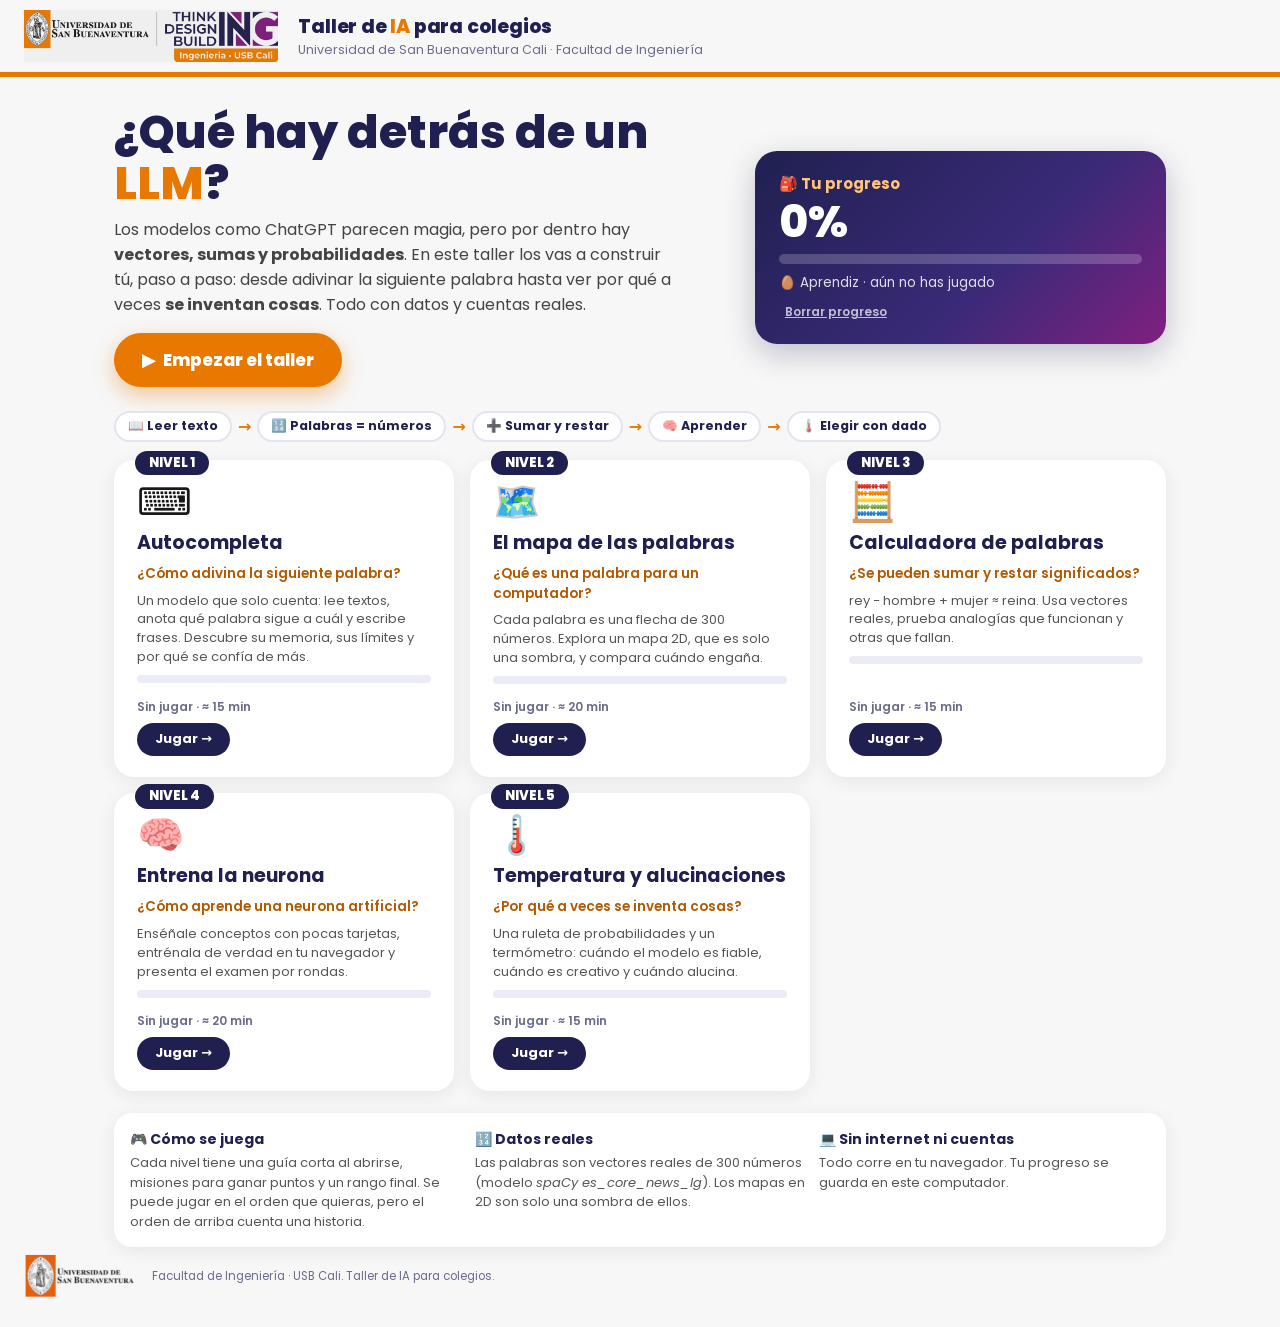
<file: index.html>
<!DOCTYPE html>
<html lang="es">
<head>
<meta charset="utf-8">
<meta name="viewport" content="width=device-width, initial-scale=1">
<title>Taller de IA · ¿Qué hay detrás de un LLM?</title>
<link href="https://fonts.googleapis.com/css2?family=Poppins:wght@400;500;600;700;800&display=swap" rel="stylesheet">
<link rel="stylesheet" href="css/base.css">
<link rel="stylesheet" href="css/inicio.css">

</head>
<body>
<header class="top">
  <div class="logo"><img src="assets/logo_usb_ing.jpg" alt="Universidad de San Buenaventura · Ingeniería USB Cali"></div>
  <div class="title">
    <h1>Taller de <span>IA</span> para colegios</h1>
    <p>Universidad de San Buenaventura Cali · Facultad de Ingeniería</p>
  </div>
</header>

<section class="hero">
  <div>
    <h2>¿Qué hay detrás de un <span>LLM</span>?</h2>
    <p>Los modelos como ChatGPT parecen magia, pero por dentro hay <b>vectores, sumas y probabilidades</b>. En este taller los vas a construir tú, paso a paso: desde adivinar la siguiente palabra hasta ver por qué a veces <b>se inventan cosas</b>. Todo con datos y cuentas reales.</p>
    <a class="cta" id="cta" href="nivel1_autocompleta.html">▶ <span id="ctaTxt">Empezar el taller</span></a>
  </div>
  <div class="mission">
    <h3>🎒 Tu progreso</h3>
    <div class="pt"><span id="pct">0</span>%</div>
    <div class="mbar"><i id="mbar" style="width:0%"></i></div>
    <small id="rank">🥚 Aprendiz · aún no has jugado</small><br>
    <button class="reset" id="reset" style="color:#fff;opacity:.7;margin-top:8px">Borrar progreso</button>
  </div>
</section>

<div class="flowline" aria-label="El camino del taller">
  <span class="b">📖 Leer texto</span><span class="a">→</span><span class="b">🔢 Palabras = números</span><span class="a">→</span><span class="b">➕ Sumar y restar</span><span class="a">→</span><span class="b">🧠 Aprender</span><span class="a">→</span><span class="b">🌡️ Elegir con dado</span>
</div>

<section class="levels" id="levels"></section>

<section class="how">
  <div class="card">
    <div><h4>🎮 Cómo se juega</h4><p>Cada nivel tiene una guía corta al abrirse, misiones para ganar puntos y un rango final. Se puede jugar en el orden que quieras, pero el orden de arriba cuenta una historia.</p></div>
    <div><h4>🔢 Datos reales</h4><p>Las palabras son vectores reales de 300 números (modelo <i>spaCy es_core_news_lg</i>). Los mapas en 2D son solo una sombra de ellos.</p></div>
    <div><h4>💻 Sin internet ni cuentas</h4><p>Todo corre en tu navegador. Tu progreso se guarda en este computador.</p></div>
  </div>
</section>

<footer>
  <img src="assets/logo_usb.png" alt="Universidad de San Buenaventura">
  <span>Facultad de Ingeniería · USB Cali. Taller de IA para colegios.</span>
</footer>

<script src="js/index.js"></script>
</body>
</html>
</file>
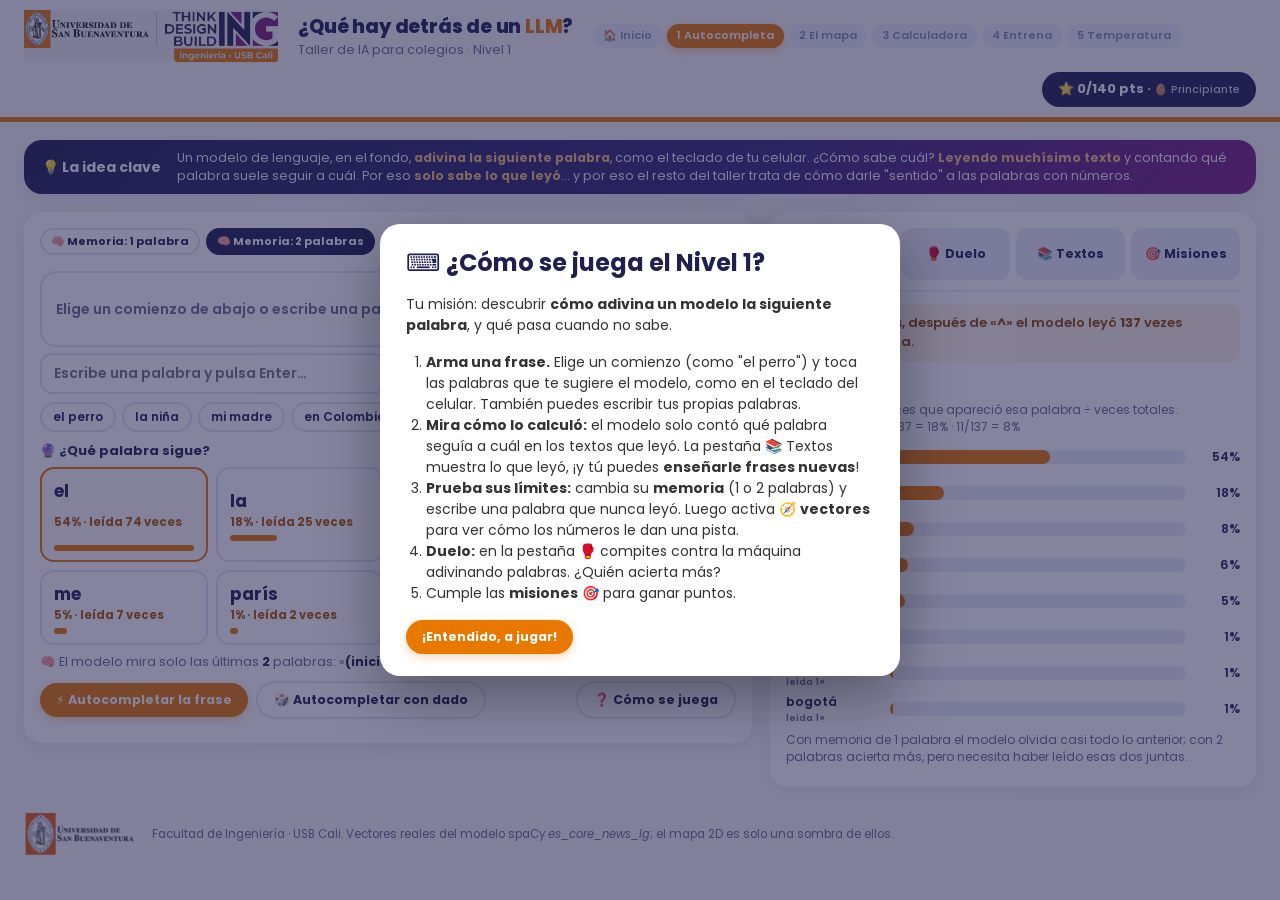
<file: nivel1_autocompleta.html>
<!DOCTYPE html>
<html lang="es">
<head>
<meta charset="utf-8">
<meta name="viewport" content="width=device-width, initial-scale=1">
<title>Taller de IA · Nivel 1: Autocompleta</title>
<link href="https://fonts.googleapis.com/css2?family=Poppins:wght@400;500;600;700;800&display=swap" rel="stylesheet">
<link rel="stylesheet" href="css/base.css">
<link rel="stylesheet" href="css/mapa-y-calculadora.css">
<link rel="stylesheet" href="css/entrenamiento.css">
<link rel="stylesheet" href="css/temperatura.css">
<link rel="stylesheet" href="css/autocompleta.css">

</head>
<body>
<header class="top">
  <div class="logo"><img src="assets/logo_usb_ing.jpg" alt="Universidad de San Buenaventura · Ingeniería USB Cali"></div>
  <div class="title">
    <h1>¿Qué hay detrás de un <span>LLM</span>?</h1>
    <p>Taller de IA para colegios · Nivel 1</p>
  </div>
  <nav class="steps" aria-label="Niveles del taller">
    <a class="step" href="index.html">🏠 Inicio</a>
    <a class="step on" href="nivel1_autocompleta.html">1 Autocompleta</a>
    <a class="step" href="nivel2_mapa_palabras.html">2 El mapa</a>
    <a class="step" href="nivel3_calculadora_palabras.html">3 Calculadora</a>
    <a class="step" href="nivel4_entrena_neurona.html">4 Entrena</a>
    <a class="step" href="nivel5_temperatura.html">5 Temperatura</a>
  </nav>
  <div class="score" id="score"></div>
</header>

<main class="layout">
  <section class="card idea">
    <h2>💡 La idea clave</h2>
    <p>Un modelo de lenguaje, en el fondo, <b>adivina la siguiente palabra</b>, como el teclado de tu celular. ¿Cómo sabe cuál? <b>Leyendo muchísimo texto</b> y contando qué palabra suele seguir a cuál. Por eso <b>solo sabe lo que leyó</b>... y por eso el resto del taller trata de cómo darle "sentido" a las palabras con números.</p>
  </section>

  <section class="card mapcard">
    <div class="trainbar">
      <div class="seg mini" id="memSeg"><button data-m="1">🧠 Memoria: 1 palabra</button><button class="on" data-m="2">🧠 Memoria: 2 palabras</button></div>
      <label class="tg"><input type="checkbox" id="tgVec"> 🧭 Usar vectores para palabras nuevas</label>
    </div>
    <div class="sentbox" id="sent"></div>
    <div class="trainbar" style="margin-top:6px">
      <input type="text" id="wIn" class="wIn" placeholder="Escribe una palabra y pulsa Enter…" autocomplete="off" spellcheck="false">
      <button class="btn ghost" id="bBack">⌫ Borrar última</button>
      <button class="btn ghost" id="bClear">🧹 Empezar de nuevo</button>
    </div>
    <div class="presets" id="starters"></div>
    <h4 style="margin:10px 0 6px">🔮 ¿Qué palabra sigue?</h4>
    <div class="pg" id="preds"></div>
    <div class="ctxnote" id="ctxnote"></div>
    <div class="trainbar" style="margin-top:10px">
      <button class="btn" id="bAuto">⚡ Autocompletar la frase</button>
      <button class="btn ghost" id="bDice">🎲 Autocompletar con dado</button>
      <span class="sp"></span>
      <button class="btn ghost" id="btnHow">❓ Cómo se juega</button>
    </div>
  </section>

  <aside class="side">
    <div class="card">
      <div class="tabs">
        <button class="tab on" data-t="res">🔮 Cómo lo calculó</button>
        <button class="tab" data-t="duel">🥊 Duelo</button>
        <button class="tab" data-t="txt">📚 Textos</button>
        <button class="tab" data-t="mis">🎯 Misiones</button>
      </div>
      <div class="pane on" id="p-res"><div id="result"></div></div>
      <div class="pane" id="p-duel"><div id="duel"></div></div>
      <div class="pane" id="p-txt"><div id="texts"></div></div>
      <div class="pane" id="p-mis"><div id="missions"></div></div>
    </div>
  </aside>
</main>

<footer>
  <img src="assets/logo_usb.png" alt="Universidad de San Buenaventura">
  <span>Facultad de Ingeniería · USB Cali. Vectores reales del modelo spaCy <i>es_core_news_lg</i>; el mapa 2D es solo una sombra de ellos.</span>
</footer>
<div id="howto" class="ov show"><div class="ovc">
  <h2>⌨️ ¿Cómo se juega el Nivel 1?</h2>
  <p>Tu misión: descubrir <b>cómo adivina un modelo la siguiente palabra</b>, y qué pasa cuando no sabe.</p>
  <ol>
    <li><b>Arma una frase.</b> Elige un comienzo (como "el perro") y toca las palabras que te sugiere el modelo, como en el teclado del celular. También puedes escribir tus propias palabras.</li>
    <li><b>Mira cómo lo calculó:</b> el modelo solo contó qué palabra seguía a cuál en los textos que leyó. La pestaña 📚 Textos muestra lo que leyó, ¡y tú puedes <b>enseñarle frases nuevas</b>!</li>
    <li><b>Prueba sus límites:</b> cambia su <b>memoria</b> (1 o 2 palabras) y escribe una palabra que nunca leyó. Luego activa 🧭 <b>vectores</b> para ver cómo los números le dan una pista.</li>
    <li><b>Duelo:</b> en la pestaña 🥊 compites contra la máquina adivinando palabras. ¿Quién acierta más?</li>
    <li>Cumple las <b>misiones</b> 🎯 para ganar puntos.</li>
  </ol>
  <button class="btn" id="hwOk">¡Entendido, a jugar!</button></div></div>
<div id="toast" role="status" aria-live="polite"></div>
<script src="data/vectores_nivel3.js"></script>
<script src="data/corpus.js"></script>
<script src="js/nivel1.js"></script>
</body>
</html>
</file>
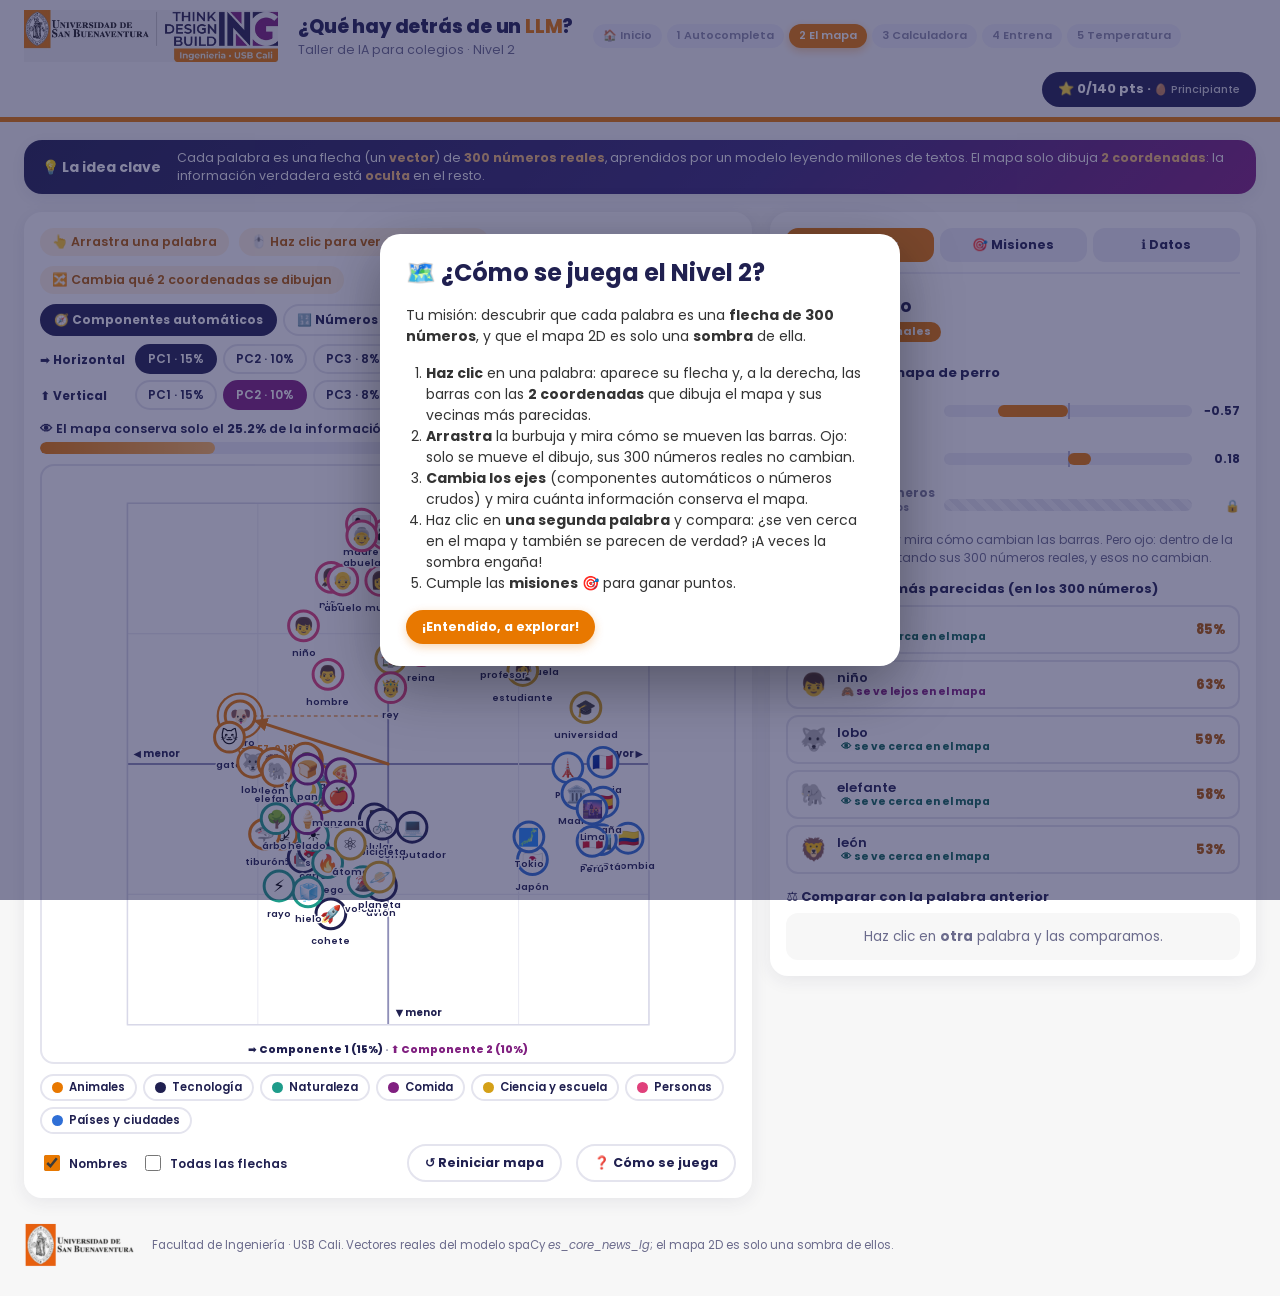
<file: nivel2_mapa_palabras.html>
<!DOCTYPE html>
<html lang="es">
<head>
<meta charset="utf-8">
<meta name="viewport" content="width=device-width, initial-scale=1">
<title>Taller de IA · Nivel 2: El mapa de las palabras (vectores reales)</title>
<link href="https://fonts.googleapis.com/css2?family=Poppins:wght@400;500;600;700;800&display=swap" rel="stylesheet">
<link rel="stylesheet" href="css/base.css">

</head>
<body>

<header class="top">
  <div class="logo"><img src="assets/logo_usb_ing.jpg" alt="Universidad de San Buenaventura · Ingeniería USB Cali"></div>
  <div class="title">
    <h1>¿Qué hay detrás de un <span>LLM</span>?</h1>
    <p>Taller de IA para colegios · Nivel 2</p>
  </div>
  <nav class="steps" aria-label="Niveles del taller">
    <a class="step" href="index.html">🏠 Inicio</a>
    <a class="step" href="nivel1_autocompleta.html">1 Autocompleta</a>
    <a class="step on" href="nivel2_mapa_palabras.html">2 El mapa</a>
    <a class="step" href="nivel3_calculadora_palabras.html">3 Calculadora</a>
    <a class="step" href="nivel4_entrena_neurona.html">4 Entrena</a>
    <a class="step" href="nivel5_temperatura.html">5 Temperatura</a>
  </nav>
  <div class="score" id="score"></div>
</header>

<main class="layout">
  <section class="card idea">
    <h2>💡 La idea clave</h2>
    <p>Cada palabra es una flecha (un <b>vector</b>) de <b>300 números reales</b>, aprendidos por un modelo leyendo millones de textos. El mapa solo dibuja <b>2 coordenadas</b>: la información verdadera está <b>oculta</b> en el resto.</p>
  </section>

  <section class="card mapcard">
    <div class="hint">
      <span>👆 Arrastra una palabra</span>
      <span>🖱️ Haz clic para ver su vector real</span>
      <span>🔀 Cambia qué 2 coordenadas se dibujan</span>
    </div>

    <div class="seg" id="seg">
      <button class="on" data-m="pca">🧭 Componentes automáticos</button>
      <button data-m="raw">🔢 Números crudos</button>
    </div>
    <div class="axes" id="axPCA">
      <label>➡️ Horizontal</label><div class="chips" id="chipsX"></div>
      <label>⬆️ Vertical</label><div class="chips" id="chipsY"></div>
    </div>
    <div id="axRAW" hidden>
      <div class="rawrow">➡️ Horizontal: número # <input type="number" id="rawX" min="1" max="300"> <button id="rxr" title="Otro al azar">🎲</button></div>
      <div class="rawrow">⬆️ Vertical: número # <input type="number" id="rawY" min="1" max="300"> <button id="ryr" title="Otro al azar">🎲</button></div>
    </div>
    <div class="meterbox"><div id="meterTxt"></div><div class="meter"><b id="meterBar"></b></div></div>

    <div class="svgwrap">
    <svg id="map" viewBox="0 0 800 800" role="img" aria-label="Mapa 2D de palabras">
      <defs>
        <marker id="ahO" viewBox="0 0 10 10" refX="8" refY="5" markerWidth="4.6" markerHeight="4.6" orient="auto"><path d="M0,0 L10,5 L0,10 z" fill="#E87800"/></marker>
        <marker id="ahP" viewBox="0 0 10 10" refX="8" refY="5" markerWidth="4.6" markerHeight="4.6" orient="auto"><path d="M0,0 L10,5 L0,10 z" fill="#802080"/></marker>
      </defs>
      <g id="gridL"></g>
      <g id="axL"></g>
      <g id="vecL"></g>
      <g id="wordL"></g>
    </svg>
    </div>

    <div class="toolbar">
      <div class="legend" id="legend"></div>
      <label class="tg"><input type="checkbox" id="tgNames" checked> Nombres</label>
      <label class="tg"><input type="checkbox" id="tgAll"> Todas las flechas</label>
      <span class="sp"></span>
      <button class="btn ghost" id="btnReset">↺ Reiniciar mapa</button>
      <button class="btn ghost" id="btnHow">❓ Cómo se juega</button>
    </div>
  </section>

  <aside class="side">
    <div class="card">
      <div class="tabs">
        <button class="tab on" data-t="exp">🔍 Explorar</button>
        <button class="tab" data-t="mis">🎯 Misiones</button>
        <button class="tab" data-t="dat">ℹ️ Datos</button>
      </div>
      <div class="pane on" id="p-exp"><div id="explore"></div></div>
      <div class="pane" id="p-mis"><div id="missions"></div></div>
      <div class="pane" id="p-dat"><div class="info" id="datos"></div></div>
    </div>
  </aside>
</main>

<footer>
  <img src="assets/logo_usb.png" alt="Universidad de San Buenaventura">
  <span>Facultad de Ingeniería · USB Cali. Vectores reales del modelo spaCy <i>es_core_news_lg</i>; el mapa 2D es solo una sombra de ellos.</span>
</footer>
<div id="howto" class="ov show"><div class="ovc">
  <h2>🗺️ ¿Cómo se juega el Nivel 2?</h2>
  <p>Tu misión: descubrir que cada palabra es una <b>flecha de 300 números</b>, y que el mapa 2D es solo una <b>sombra</b> de ella.</p>
  <ol><li><b>Haz clic</b> en una palabra: aparece su flecha y, a la derecha, las barras con las <b>2 coordenadas</b> que dibuja el mapa y sus vecinas más parecidas.</li><li><b>Arrastra</b> la burbuja y mira cómo se mueven las barras. Ojo: solo se mueve el dibujo, sus 300 números reales no cambian.</li><li><b>Cambia los ejes</b> (componentes automáticos o números crudos) y mira cuánta información conserva el mapa.</li><li>Haz clic en <b>una segunda palabra</b> y compara: ¿se ven cerca en el mapa y también se parecen de verdad? ¡A veces la sombra engaña!</li><li>Cumple las <b>misiones</b> 🎯 para ganar puntos.</li></ol>
  <button class="btn" id="hwOk">¡Entendido, a explorar!</button></div></div>
<div id="toast" role="status" aria-live="polite"></div>

<script src="data/vectores_nivel2.js"></script>
<script src="js/nivel2.js"></script>
</body>
</html>
</file>
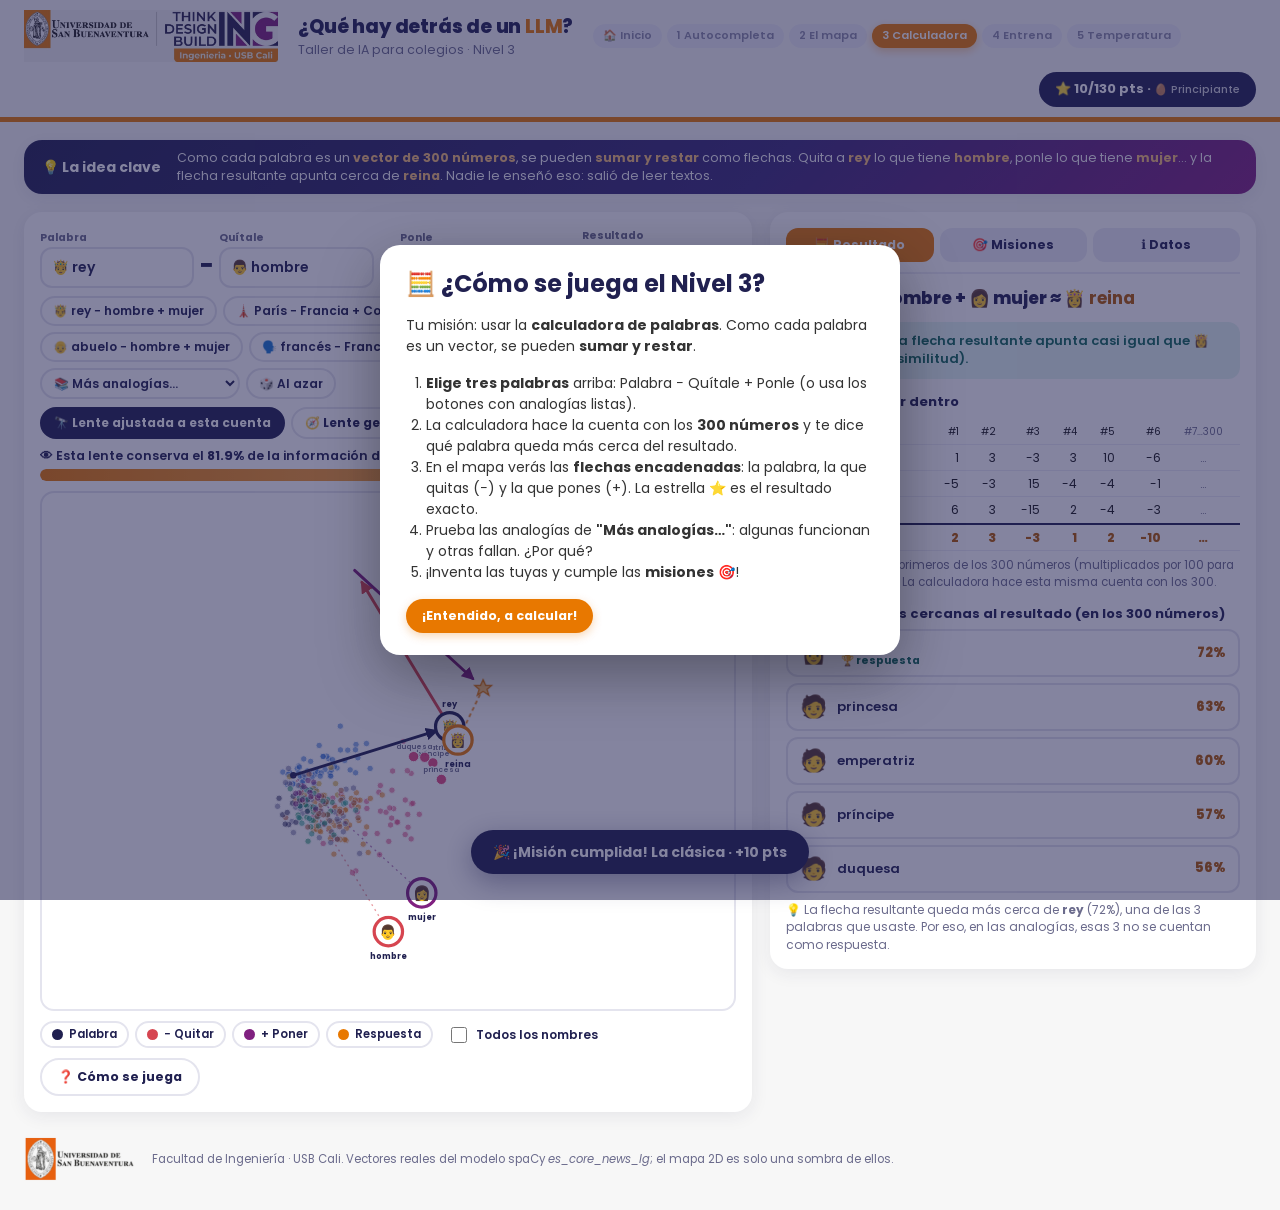
<file: nivel3_calculadora_palabras.html>
<!DOCTYPE html>
<html lang="es">
<head>
<meta charset="utf-8">
<meta name="viewport" content="width=device-width, initial-scale=1">
<title>Taller de IA · Nivel 3: La calculadora de palabras</title>
<link href="https://fonts.googleapis.com/css2?family=Poppins:wght@400;500;600;700;800&display=swap" rel="stylesheet">
<link rel="stylesheet" href="css/base.css">
<link rel="stylesheet" href="css/mapa-y-calculadora.css">

</head>
<body>
<header class="top">
  <div class="logo"><img src="assets/logo_usb_ing.jpg" alt="Universidad de San Buenaventura · Ingeniería USB Cali"></div>
  <div class="title">
    <h1>¿Qué hay detrás de un <span>LLM</span>?</h1>
    <p>Taller de IA para colegios · Nivel 3</p>
  </div>
  <nav class="steps" aria-label="Niveles del taller">
    <a class="step" href="index.html">🏠 Inicio</a>
    <a class="step" href="nivel1_autocompleta.html">1 Autocompleta</a>
    <a class="step" href="nivel2_mapa_palabras.html">2 El mapa</a>
    <a class="step on" href="nivel3_calculadora_palabras.html">3 Calculadora</a>
    <a class="step" href="nivel4_entrena_neurona.html">4 Entrena</a>
    <a class="step" href="nivel5_temperatura.html">5 Temperatura</a>
  </nav>
  <div class="score" id="score"></div>
</header>

<main class="layout">
  <section class="card idea">
    <h2>💡 La idea clave</h2>
    <p>Como cada palabra es un <b>vector de 300 números</b>, se pueden <b>sumar y restar</b> como flechas. Quita a <b>rey</b> lo que tiene <b>hombre</b>, ponle lo que tiene <b>mujer</b>... y la flecha resultante apunta cerca de <b>reina</b>. Nadie le enseñó eso: salió de leer textos.</p>
  </section>

  <section class="card mapcard">
    <div class="eq" id="eq">
      <div class="slot"><label>Palabra</label><div id="sA"></div></div>
      <div class="op">−</div>
      <div class="slot"><label>Quítale</label><div id="sB"></div></div>
      <div class="op">+</div>
      <div class="slot"><label>Ponle</label><div id="sC"></div></div>
      <div class="op">=</div>
      <div class="slot res"><label>Resultado</label><div id="resBox">❓</div></div>
    </div>
    <div class="presets" id="presets"></div>

    <div class="seg" id="lens">
      <button class="on" data-l="auto">🔭 Lente ajustada a esta cuenta</button>
      <button data-l="pc">🧭 Lente general (PCA)</button>
    </div>
    <div class="meterbox"><div id="meterTxt"></div><div class="meter"><b id="meterBar"></b></div></div>

    <div class="svgwrap">
    <svg id="map" viewBox="0 0 800 800" role="img" aria-label="Mapa 2D de la calculadora de palabras">
      <defs>
        <marker id="mN" viewBox="0 0 10 10" refX="8" refY="5" markerWidth="4.4" markerHeight="4.4" orient="auto"><path d="M0,0 L10,5 L0,10 z" fill="#202050"/></marker>
        <marker id="mR" viewBox="0 0 10 10" refX="8" refY="5" markerWidth="4.4" markerHeight="4.4" orient="auto"><path d="M0,0 L10,5 L0,10 z" fill="#D64550"/></marker>
        <marker id="mP" viewBox="0 0 10 10" refX="8" refY="5" markerWidth="4.4" markerHeight="4.4" orient="auto"><path d="M0,0 L10,5 L0,10 z" fill="#802080"/></marker>
      </defs>
      <g id="dotL"></g>
      <g id="chainL"></g>
      <g id="bubL"></g>
    </svg>
    </div>
    <div class="toolbar">
      <div class="legend">
        <span class="lg"><i style="background:#202050"></i>Palabra</span>
        <span class="lg"><i style="background:#D64550"></i>− Quitar</span>
        <span class="lg"><i style="background:#802080"></i>+ Poner</span>
        <span class="lg"><i style="background:#E87800"></i>Respuesta</span>
      </div>
      <label class="tg"><input type="checkbox" id="tgNames"> Todos los nombres</label>
      <button class="btn ghost" id="btnHow">❓ Cómo se juega</button>
    </div>
  </section>

  <aside class="side">
    <div class="card">
      <div class="tabs">
        <button class="tab on" data-t="res">🧮 Resultado</button>
        <button class="tab" data-t="mis">🎯 Misiones</button>
        <button class="tab" data-t="dat">ℹ️ Datos</button>
      </div>
      <div class="pane on" id="p-res"><div id="result"></div></div>
      <div class="pane" id="p-mis"><div id="missions"></div></div>
      <div class="pane" id="p-dat"><div class="info" id="datos"></div></div>
    </div>
  </aside>
</main>

<footer>
  <img src="assets/logo_usb.png" alt="Universidad de San Buenaventura">
  <span>Facultad de Ingeniería · USB Cali. Vectores reales del modelo spaCy <i>es_core_news_lg</i>; el mapa 2D es solo una sombra de ellos.</span>
</footer>
<div id="howto" class="ov show"><div class="ovc">
  <h2>🧮 ¿Cómo se juega el Nivel 3?</h2>
  <p>Tu misión: usar la <b>calculadora de palabras</b>. Como cada palabra es un vector, se pueden <b>sumar y restar</b>.</p>
  <ol><li><b>Elige tres palabras</b> arriba: Palabra − Quítale + Ponle (o usa los botones con analogías listas).</li><li>La calculadora hace la cuenta con los <b>300 números</b> y te dice qué palabra queda más cerca del resultado.</li><li>En el mapa verás las <b>flechas encadenadas</b>: la palabra, la que quitas (−) y la que pones (+). La estrella ⭐ es el resultado exacto.</li><li>Prueba las analogías de <b>"Más analogías…"</b>: algunas funcionan y otras fallan. ¿Por qué?</li><li>¡Inventa las tuyas y cumple las <b>misiones</b> 🎯!</li></ol>
  <button class="btn" id="hwOk">¡Entendido, a calcular!</button></div></div>
<div id="toast" role="status" aria-live="polite"></div>
<script src="data/vectores_nivel3.js"></script>
<script src="js/nivel3.js"></script>
</body>
</html>
</file>
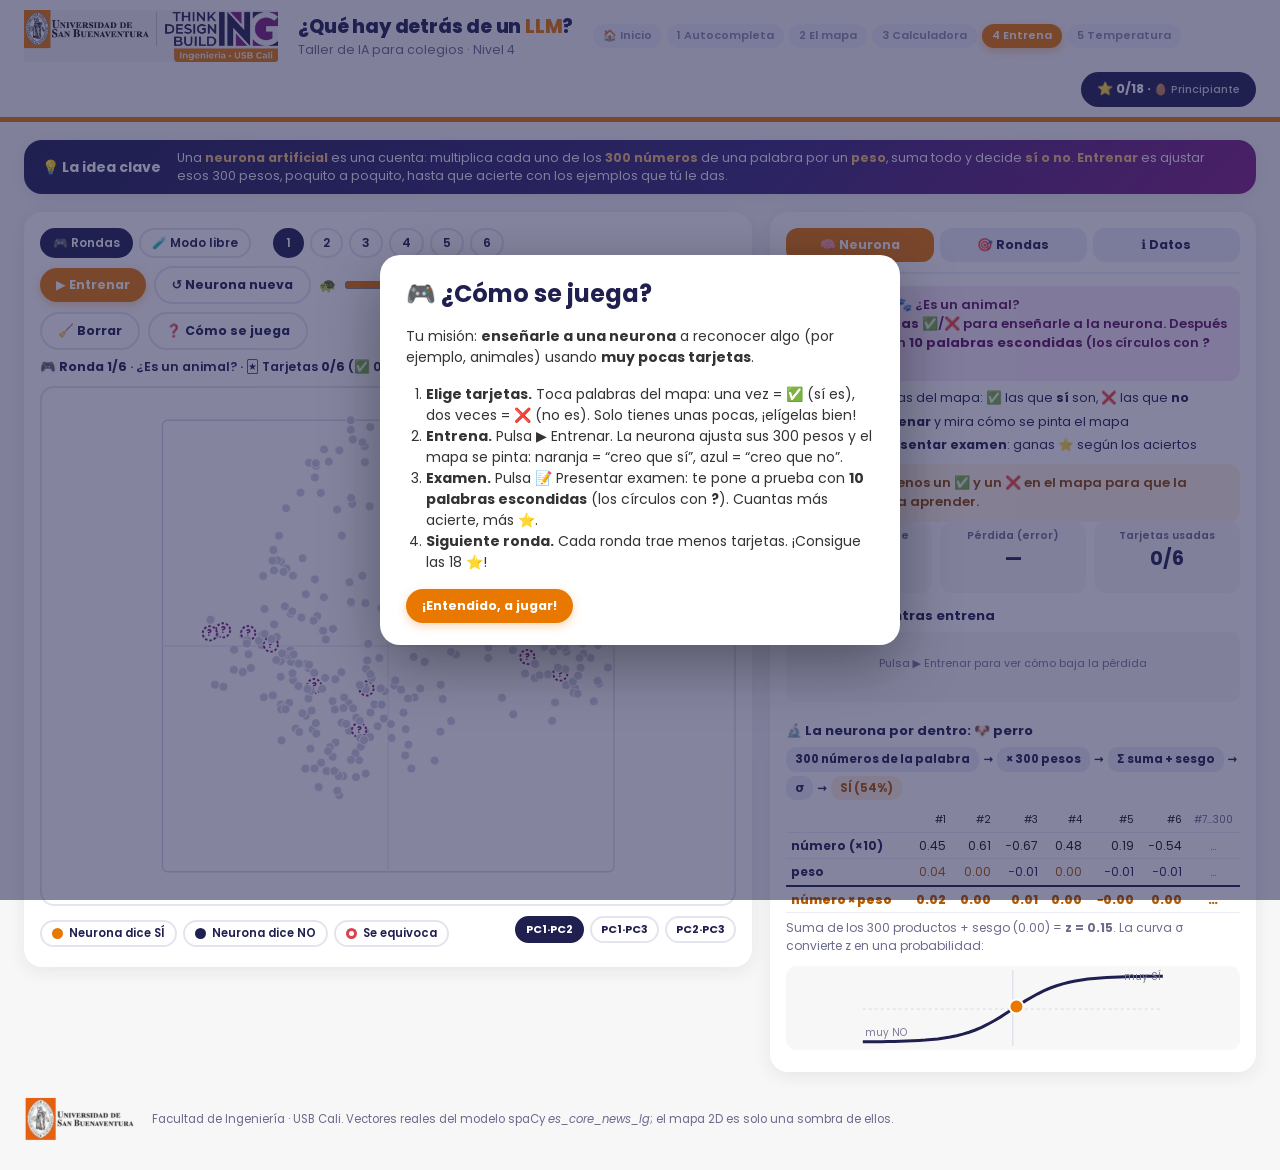
<file: nivel4_entrena_neurona.html>
<!DOCTYPE html>
<html lang="es">
<head>
<meta charset="utf-8">
<meta name="viewport" content="width=device-width, initial-scale=1">
<title>Taller de IA · Nivel 4: Entrena la neurona</title>
<link href="https://fonts.googleapis.com/css2?family=Poppins:wght@400;500;600;700;800&display=swap" rel="stylesheet">
<link rel="stylesheet" href="css/base.css">
<link rel="stylesheet" href="css/mapa-y-calculadora.css">
<link rel="stylesheet" href="css/entrenamiento.css">

</head>
<body>
<header class="top">
  <div class="logo"><img src="assets/logo_usb_ing.jpg" alt="Universidad de San Buenaventura · Ingeniería USB Cali"></div>
  <div class="title">
    <h1>¿Qué hay detrás de un <span>LLM</span>?</h1>
    <p>Taller de IA para colegios · Nivel 4</p>
  </div>
  <nav class="steps" aria-label="Niveles del taller">
    <a class="step" href="index.html">🏠 Inicio</a>
    <a class="step" href="nivel1_autocompleta.html">1 Autocompleta</a>
    <a class="step" href="nivel2_mapa_palabras.html">2 El mapa</a>
    <a class="step" href="nivel3_calculadora_palabras.html">3 Calculadora</a>
    <a class="step on" href="nivel4_entrena_neurona.html">4 Entrena</a>
    <a class="step" href="nivel5_temperatura.html">5 Temperatura</a>
  </nav>
  <div class="score" id="score"></div>
</header>

<main class="layout">
  <section class="card idea">
    <h2>💡 La idea clave</h2>
    <p>Una <b>neurona artificial</b> es una cuenta: multiplica cada uno de los <b>300 números</b> de una palabra por un <b>peso</b>, suma todo y decide <b>sí o no</b>. <b>Entrenar</b> es ajustar esos 300 pesos, poquito a poquito, hasta que acierte con los ejemplos que tú le das.</p>
  </section>

  <section class="card mapcard">
    <div class="presets" id="tasks"></div>
    <div class="trainbar">
      <button class="btn" id="btnRun">▶ Entrenar</button>
      <button class="btn ghost" id="btnReset">↺ Neurona nueva</button>
      <label class="lr">🐢<input type="range" id="lr" min="1" max="10" value="5">🐇</label>
      <span class="sp"></span>
      <button class="btn" id="btnExam">📝 Presentar examen</button>
      <button class="btn ghost" id="btnRand">🎁 Ejemplos al azar</button>
      <button class="btn ghost" id="btnClear">🧹 Borrar</button>
      <button class="btn ghost" id="btnHow">❓ Cómo se juega</button>
    </div>
    <div class="meterbox"><div id="meterTxt"></div></div>
    <div class="svgwrap">
    <svg id="map" viewBox="0 0 800 800" role="img" aria-label="Mapa 2D coloreado por lo que opina la neurona"></svg>
    </div>
    <div class="toolbar">
      <div class="legend">
        <span class="lg"><i style="background:#E87800"></i>Neurona dice SÍ</span>
        <span class="lg"><i style="background:#202050"></i>Neurona dice NO</span>
        <span class="lg"><i style="background:#fff;border:3px solid #D64550"></i>Se equivoca</span>
      </div>
      <span class="sp"></span>
      <div class="seg mini" id="axsel"><button class="on" data-a="0">PC1·PC2</button><button data-a="1">PC1·PC3</button><button data-a="2">PC2·PC3</button></div>
    </div>
  </section>

  <aside class="side">
    <div class="card">
      <div class="tabs">
        <button class="tab on" data-t="res">🧠 Neurona</button>
        <button class="tab" data-t="mis">🎯 Rondas</button>
        <button class="tab" data-t="dat">ℹ️ Datos</button>
      </div>
      <div class="pane on" id="p-res"><div id="result"></div></div>
      <div class="pane" id="p-mis"><div id="missions"></div></div>
      <div class="pane" id="p-dat"><div class="info" id="datos"></div></div>
    </div>
  </aside>
</main>

<footer>
  <img src="assets/logo_usb.png" alt="Universidad de San Buenaventura">
  <span>Facultad de Ingeniería · USB Cali. Vectores reales del modelo spaCy <i>es_core_news_lg</i>; el mapa 2D es solo una sombra de ellos.</span>
</footer>
<div id="howto" class="ov show"><div class="ovc">
  <h2>🎮 ¿Cómo se juega?</h2>
  <p>Tu misión: <b>enseñarle a una neurona</b> a reconocer algo (por ejemplo, animales) usando <b>muy pocas tarjetas</b>.</p>
  <ol>
    <li><b>Elige tarjetas.</b> Toca palabras del mapa: una vez = ✅ (sí es), dos veces = ❌ (no es). Solo tienes unas pocas, ¡elígelas bien!</li>
    <li><b>Entrena.</b> Pulsa ▶ Entrenar. La neurona ajusta sus 300 pesos y el mapa se pinta: naranja = “creo que sí”, azul = “creo que no”.</li>
    <li><b>Examen.</b> Pulsa 📝 Presentar examen: te pone a prueba con <b>10 palabras escondidas</b> (los círculos con <b>?</b>). Cuantas más acierte, más ⭐.</li>
    <li><b>Siguiente ronda.</b> Cada ronda trae menos tarjetas. ¡Consigue las 18 ⭐!</li>
  </ol>
  <button class="btn" id="hwOk">¡Entendido, a jugar!</button></div></div>
<div id="toast" role="status" aria-live="polite"></div>
<script src="data/vectores_nivel3.js"></script>
<script src="js/nivel4.js"></script>
</body>
</html>
</file>
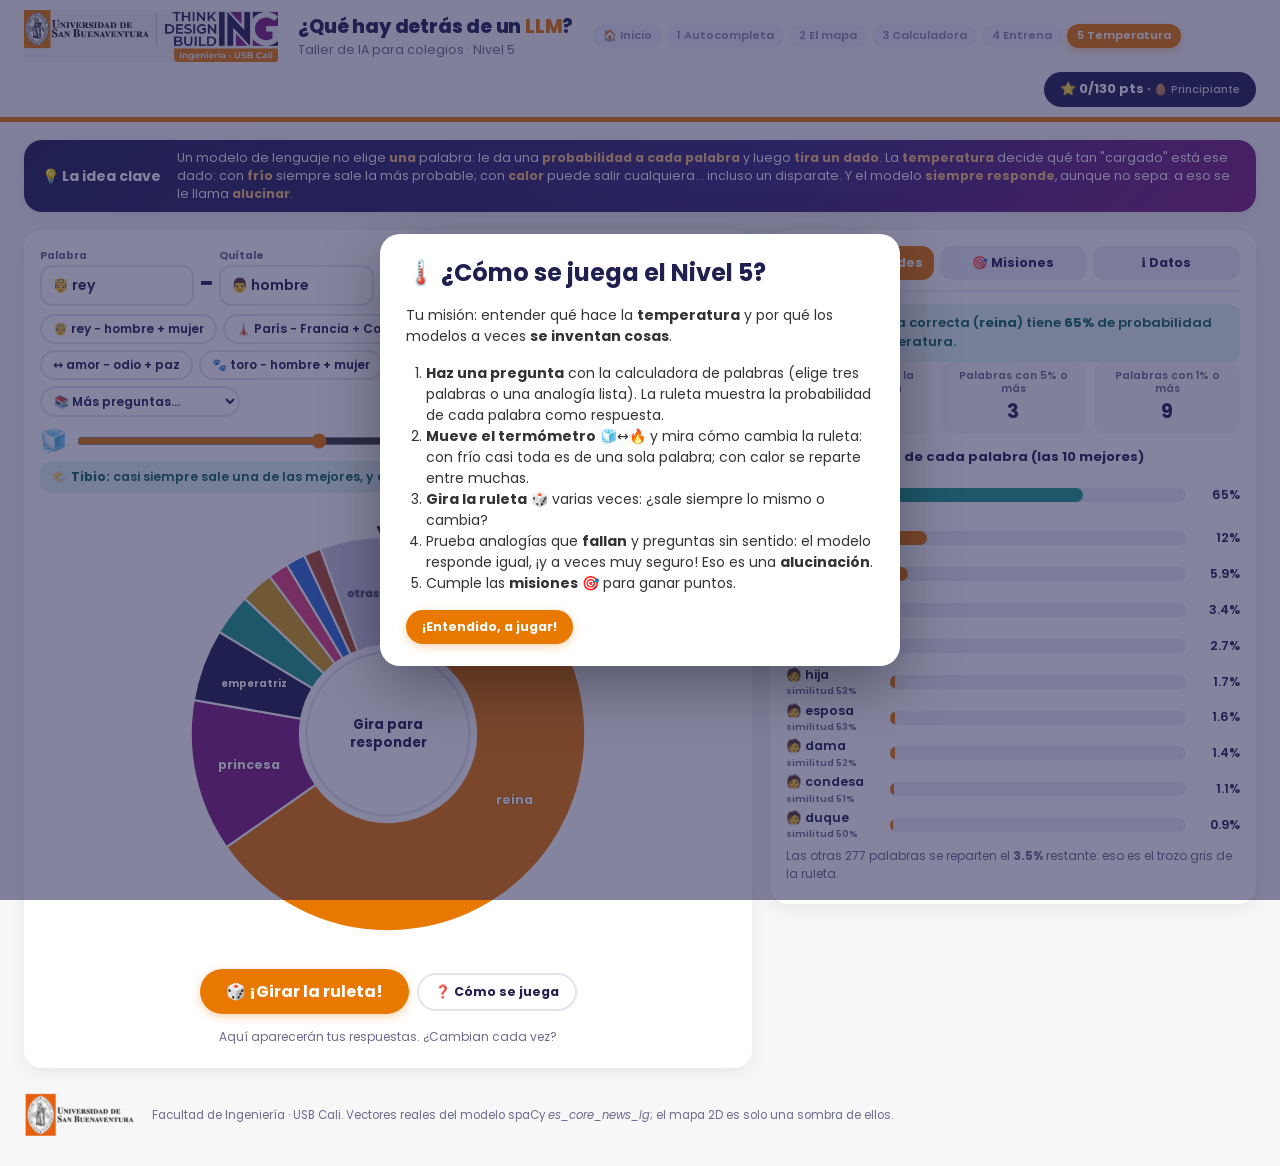
<file: nivel5_temperatura.html>
<!DOCTYPE html>
<html lang="es">
<head>
<meta charset="utf-8">
<meta name="viewport" content="width=device-width, initial-scale=1">
<title>Taller de IA · Nivel 5: Temperatura y alucinaciones</title>
<link href="https://fonts.googleapis.com/css2?family=Poppins:wght@400;500;600;700;800&display=swap" rel="stylesheet">
<link rel="stylesheet" href="css/base.css">
<link rel="stylesheet" href="css/mapa-y-calculadora.css">
<link rel="stylesheet" href="css/entrenamiento.css">
<link rel="stylesheet" href="css/temperatura.css">

</head>
<body>
<header class="top">
  <div class="logo"><img src="assets/logo_usb_ing.jpg" alt="Universidad de San Buenaventura · Ingeniería USB Cali"></div>
  <div class="title">
    <h1>¿Qué hay detrás de un <span>LLM</span>?</h1>
    <p>Taller de IA para colegios · Nivel 5</p>
  </div>
  <nav class="steps" aria-label="Niveles del taller">
    <a class="step" href="index.html">🏠 Inicio</a>
    <a class="step" href="nivel1_autocompleta.html">1 Autocompleta</a>
    <a class="step" href="nivel2_mapa_palabras.html">2 El mapa</a>
    <a class="step" href="nivel3_calculadora_palabras.html">3 Calculadora</a>
    <a class="step" href="nivel4_entrena_neurona.html">4 Entrena</a>
    <a class="step on" href="nivel5_temperatura.html">5 Temperatura</a>
  </nav>
  <div class="score" id="score"></div>
</header>

<main class="layout">
  <section class="card idea">
    <h2>💡 La idea clave</h2>
    <p>Un modelo de lenguaje no elige <b>una</b> palabra: le da una <b>probabilidad a cada palabra</b> y luego <b>tira un dado</b>. La <b>temperatura</b> decide qué tan "cargado" está ese dado: con <b>frío</b> siempre sale la más probable; con <b>calor</b> puede salir cualquiera... incluso un disparate. Y el modelo <b>siempre responde</b>, aunque no sepa: a eso se le llama <b>alucinar</b>.</p>
  </section>

  <section class="card mapcard">
    <div class="eq" id="eq">
      <div class="slot"><label>Palabra</label><div id="sA"></div></div>
      <div class="op">−</div>
      <div class="slot"><label>Quítale</label><div id="sB"></div></div>
      <div class="op">+</div>
      <div class="slot"><label>Ponle</label><div id="sC"></div></div>
      <div class="op">=</div>
      <div class="slot res"><label>Pregunta</label><div id="resBox">❓</div></div>
    </div>
    <div class="presets" id="presets"></div>

    <div class="thermo">
      <span class="ti">🧊</span>
      <input type="range" id="temp" min="0" max="100" value="45">
      <span class="ti">🔥</span>
      <b id="tval"></b>
    </div>
    <div class="regime" id="regime"></div>

    <div class="wheelbox">
      <svg id="wheel" viewBox="0 0 560 560" role="img" aria-label="Ruleta de probabilidades"></svg>
    </div>
    <div class="trainbar" style="justify-content:center">
      <button class="btn" id="btnSpin" style="font-size:16px;padding:10px 26px">🎲 ¡Girar la ruleta!</button>
      <button class="btn ghost" id="btnHow">❓ Cómo se juega</button>
    </div>
    <div class="hist" id="hist"></div>
  </section>

  <aside class="side">
    <div class="card">
      <div class="tabs">
        <button class="tab on" data-t="res">📊 Probabilidades</button>
        <button class="tab" data-t="mis">🎯 Misiones</button>
        <button class="tab" data-t="dat">ℹ️ Datos</button>
      </div>
      <div class="pane on" id="p-res"><div id="result"></div></div>
      <div class="pane" id="p-mis"><div id="missions"></div></div>
      <div class="pane" id="p-dat"><div class="info" id="datos"></div></div>
    </div>
  </aside>
</main>

<footer>
  <img src="assets/logo_usb.png" alt="Universidad de San Buenaventura">
  <span>Facultad de Ingeniería · USB Cali. Vectores reales del modelo spaCy <i>es_core_news_lg</i>; el mapa 2D es solo una sombra de ellos.</span>
</footer>
<div id="howto" class="ov show"><div class="ovc">
  <h2>🌡️ ¿Cómo se juega el Nivel 5?</h2>
  <p>Tu misión: entender qué hace la <b>temperatura</b> y por qué los modelos a veces <b>se inventan cosas</b>.</p>
  <ol>
    <li><b>Haz una pregunta</b> con la calculadora de palabras (elige tres palabras o una analogía lista). La ruleta muestra la probabilidad de cada palabra como respuesta.</li>
    <li><b>Mueve el termómetro</b> 🧊↔🔥 y mira cómo cambia la ruleta: con frío casi toda es de una sola palabra; con calor se reparte entre muchas.</li>
    <li><b>Gira la ruleta</b> 🎲 varias veces: ¿sale siempre lo mismo o cambia?</li>
    <li>Prueba analogías que <b>fallan</b> y preguntas sin sentido: el modelo responde igual, ¡y a veces muy seguro! Eso es una <b>alucinación</b>.</li>
    <li>Cumple las <b>misiones</b> 🎯 para ganar puntos.</li>
  </ol>
  <button class="btn" id="hwOk">¡Entendido, a jugar!</button></div></div>
<div id="toast" role="status" aria-live="polite"></div>
<script src="data/vectores_nivel3.js"></script>
<script src="js/nivel5.js"></script>
</body>
</html>
</file>
<file: css/base.css>
:root{
  --or:#E87800; --or-d:#B35A00; --navy:#202050; --pu:#802080; --teal:#1E9C8A; --gold:#D4A017; --pink:#E0407B;
  --bg:#F7F7F7; --ink:#181818; --line:#E4E4EE; --soft:#ECECF6; --mut:#6B6B8C;
}
*{box-sizing:border-box}
html,body{margin:0}
body{font-family:'Poppins',system-ui,-apple-system,'Segoe UI',Roboto,sans-serif;background:var(--bg);color:var(--ink);line-height:1.45}
button{font-family:inherit;cursor:pointer}

/* ---------- Cabecera ---------- */
.top{display:flex;align-items:center;gap:10px 20px;flex-wrap:wrap;padding:10px 24px;background:var(--bg);border-bottom:5px solid var(--or)}
.logo img{height:52px;display:block;mix-blend-mode:multiply}
.title h1{margin:0;font-size:19px;font-weight:800;color:var(--navy);letter-spacing:-.2px}
.title h1 span{color:var(--or)}
.title p{margin:0;font-size:12.5px;color:var(--mut)}
.steps{display:flex;gap:5px;flex-wrap:wrap}
.step{font-size:11px;font-weight:600;padding:4px 10px;border-radius:999px;background:var(--soft);color:#8a8aa8;white-space:nowrap}
.step.on{background:var(--or);color:#fff;box-shadow:0 3px 10px rgba(232,120,0,.35)}
.score{margin-left:auto;background:var(--navy);color:#fff;font-weight:700;font-size:13px;padding:8px 16px;border-radius:999px;white-space:nowrap}
.score small{font-weight:500;opacity:.8}

/* ---------- Layout ---------- */
.layout{display:grid;grid-template-columns:minmax(0,1.35fr) minmax(340px,.9fr);gap:18px;padding:18px 24px;max-width:1560px;margin:0 auto;align-items:start}
@media (max-width:1100px){.layout{grid-template-columns:minmax(0,1.1fr) minmax(300px,.9fr);gap:12px;padding:12px}}
@media (min-width:761px){.mapcard{position:sticky;top:8px}}
@media (max-width:760px){
  .layout{grid-template-columns:1fr}
  .svgwrap{position:sticky;top:0;z-index:6;background:#fff;padding:2px 0 6px;border-bottom:2px solid var(--soft)}
}
.card{background:#fff;border-radius:18px;box-shadow:0 4px 18px rgba(32,32,80,.08);padding:16px}
.side{display:flex;flex-direction:column;gap:14px;min-width:0}

/* ---------- Mapa ---------- */
.hint{display:flex;gap:10px;flex-wrap:wrap;margin-bottom:10px}
.hint span{font-size:12.5px;background:#FFF3E2;color:var(--or-d);padding:5px 12px;border-radius:999px;font-weight:600}
.axes{display:grid;grid-template-columns:auto 1fr;gap:6px 10px;align-items:center;margin-bottom:10px}
.axes label{font-size:12px;font-weight:700;color:var(--navy);white-space:nowrap}
.chips{display:flex;gap:6px;flex-wrap:wrap}
.chip{border:2px solid var(--line);background:#fff;color:var(--navy);font-size:12px;font-weight:600;padding:4px 11px;border-radius:999px;transition:.15s}
.chip:hover{border-color:var(--or)}
.chip.on{background:var(--navy);border-color:var(--navy);color:#fff}
.chip.onY{background:var(--pu);border-color:var(--pu);color:#fff}
svg#map{display:block;width:100%;height:auto;aspect-ratio:1/1;max-height:calc(100vh - 300px);min-height:340px;margin:0 auto;background:#fff;border:2px solid var(--line);border-radius:14px;touch-action:none;user-select:none;-webkit-user-select:none}
.w{cursor:grab}
.w:active{cursor:grabbing}
.bub{fill:#fff;stroke-width:4;transition:stroke-width .12s}
.w:hover .bub{stroke-width:7}
.ring{fill:none;stroke-width:3;opacity:0}
.w.cur .ring{opacity:1;stroke:var(--or)}
.w.prev .ring{opacity:1;stroke:var(--pu);stroke-dasharray:5 4}
.w.dim{opacity:.18}
.em{font-size:23px;text-anchor:middle;dominant-baseline:central;pointer-events:none}
.lb{font:600 12.5px 'Poppins',system-ui,sans-serif;text-anchor:middle;fill:var(--navy);paint-order:stroke;stroke:#fff;stroke-width:4px;stroke-linejoin:round;pointer-events:none}
svg.names-off .lb{display:none}
.axlab{font:700 13px 'Poppins',system-ui,sans-serif;fill:var(--navy)}
.axtit{font:800 14px 'Poppins',system-ui,sans-serif}
.tick{font:500 10.5px 'Poppins',sans-serif;fill:#9a9ab5}
.coord{font:700 12px 'Poppins',sans-serif;paint-order:stroke;stroke:#fff;stroke-width:4px;stroke-linejoin:round}
.toolbar{display:flex;gap:10px 14px;flex-wrap:wrap;align-items:center;margin-top:10px}
.legend{display:flex;gap:6px;flex-wrap:wrap}
.lg{display:flex;align-items:center;gap:6px;border:2px solid var(--line);background:#fff;border-radius:999px;padding:3px 10px;font-size:11.5px;font-weight:600;color:var(--navy)}
.lg i{width:11px;height:11px;border-radius:50%;display:inline-block}
.lg.on{border-color:var(--navy)}
.tg{display:flex;align-items:center;gap:6px;font-size:12px;font-weight:600;color:var(--navy);user-select:none}
.tg input{accent-color:var(--or);width:16px;height:16px}
.btn{border:0;background:var(--or);color:#fff;font-weight:700;font-size:12.5px;padding:8px 16px;border-radius:999px;box-shadow:0 3px 10px rgba(232,120,0,.3)}
.btn:hover{background:var(--or-d)}
.btn.ghost{background:#fff;color:var(--navy);border:2px solid var(--line);box-shadow:none}
.btn.ghost:hover{border-color:var(--navy)}
.sp{margin-left:auto}

/* ---------- Panel derecho ---------- */
.idea{grid-column:1/-1;display:flex;align-items:center;gap:6px 16px;flex-wrap:wrap;padding:9px 18px;background:linear-gradient(135deg,var(--navy),#3a2a78 60%,var(--pu));color:#fff}
.idea h2{margin:0;font-size:14px;white-space:nowrap}
.idea p{margin:0;font-size:12.5px;opacity:.95;flex:1 1 320px}
.idea b{color:#FFC678}
.tabs{display:flex;gap:6px;margin-bottom:12px;border-bottom:2px solid var(--soft);padding-bottom:10px}
.tab{flex:1;border:0;background:var(--soft);color:var(--navy);font-weight:700;font-size:12.5px;padding:8px 6px;border-radius:12px}
.tab.on{background:var(--or);color:#fff}
.pane{display:none}
.pane.on{display:block}
h3{margin:0;font-size:17px;color:var(--navy)}
h4{margin:14px 0 6px;font-size:13px;color:var(--navy)}
.empty{font-size:13.5px;color:var(--mut);padding:14px;background:var(--bg);border-radius:12px;text-align:center}
.wcard{display:flex;gap:12px;align-items:center;margin-bottom:8px}
.wcard .big{font-size:38px;width:64px;height:64px;border-radius:50%;display:grid;place-items:center;background:#fff;border:5px solid var(--or)}
.cat{display:inline-block;font-size:11px;font-weight:700;color:#fff;padding:2px 10px;border-radius:999px}
code{font-family:ui-monospace,Menlo,Consolas,monospace;font-size:12px;background:var(--soft);padding:3px 8px;border-radius:8px;color:var(--navy);display:inline-block;margin-top:2px;max-width:100%;overflow-x:auto}
.brow{display:grid;grid-template-columns:112px 1fr 42px;gap:8px;align-items:center;margin:7px 0}
.brow .nm{font-size:12px;font-weight:700;color:var(--navy);line-height:1.2}
.tag{display:block;font-size:9.5px;font-weight:700;margin-top:1px}
.vis .tag{color:var(--or-d)}
.hid .tag{color:#8a8aa8}
.track{position:relative;height:12px;background:var(--soft);border-radius:8px}
.track .mid{position:absolute;left:50%;top:-2px;bottom:-2px;width:2px;background:#b4b4cf}
.track b{position:absolute;top:0;bottom:0;border-radius:8px;background:#9a9ac4;transition:width .1s,left .1s}
.vis .track b{background:var(--or)}
.poles{display:flex;justify-content:space-between;font-size:9.5px;color:#7a7a98;margin-top:2px}
.brow em{font-style:normal;font-size:12px;font-weight:700;color:var(--navy);text-align:right;font-variant-numeric:tabular-nums}
.nbs{display:flex;flex-direction:column;gap:6px}
.nb{display:flex;align-items:center;gap:10px;border:2px solid var(--line);background:#fff;border-radius:12px;padding:6px 12px;text-align:left;font-size:13px;font-weight:600;color:var(--navy)}
.nb:hover{border-color:var(--or)}
.nb .e{font-size:22px}
.nb .pc{margin-left:auto;font-weight:800;color:var(--or-d)}
.pair{display:flex;align-items:center;justify-content:center;gap:10px;font-size:14px;font-weight:700;color:var(--navy);margin-bottom:10px;flex-wrap:wrap}
.pair .pp{padding:4px 12px;border-radius:999px;border:3px solid}
.pair .a{border-color:var(--pu);background:#F6E8F6}
.pair .b{border-color:var(--or);background:#FFF1DE}
.tiles{display:grid;grid-template-columns:repeat(3,1fr);gap:8px}
.tile{background:var(--bg);border-radius:12px;padding:8px;text-align:center}
.tile small{display:block;font-size:10.5px;color:var(--mut);font-weight:600;line-height:1.2}
.tile strong{display:block;font-size:19px;color:var(--navy);margin-top:3px;font-variant-numeric:tabular-nums}
.tile.warn strong{color:var(--pu)}
.drow{display:grid;grid-template-columns:112px 1fr 38px;gap:8px;align-items:center;margin:5px 0;font-size:12px}
.drow .nm{font-weight:700;color:var(--navy);line-height:1.2}
.drow .tr{height:10px;background:var(--soft);border-radius:8px;overflow:hidden}
.drow .tr b{display:block;height:100%;background:#9a9ac4;border-radius:8px}
.drow.vis .tr b{background:var(--or)}
.drow em{font-style:normal;font-weight:700;color:var(--navy);text-align:right}
.verdict{margin-top:10px;padding:10px 12px;border-radius:12px;font-size:13px;font-weight:600}
.verdict.bad{background:#F6E8F6;color:#5E1760}
.verdict.good{background:#E3F5F1;color:#0E6657}
.verdict.neu{background:#FFF3E2;color:#8C4700}
.mis{display:flex;gap:10px;align-items:flex-start;padding:10px 12px;border:2px solid var(--line);border-radius:14px;margin-bottom:8px}
.mis.done{background:#E9F7F3;border-color:#9ED9CB}
.mis .ic{font-size:22px}
.mis h5{margin:0;font-size:13.5px;color:var(--navy)}
.mis p{margin:2px 0 0;font-size:12px;color:#555}
.mis .pts{margin-left:auto;font-weight:800;font-size:12.5px;color:var(--or-d);white-space:nowrap}
.mis.done .pts{color:var(--teal)}
.mk{display:grid;grid-template-columns:1fr;gap:10px}
.mk input[type=text]{width:100%;font:600 14px 'Poppins',sans-serif;padding:8px 12px;border:2px solid var(--line);border-radius:12px;color:var(--navy)}
.mk input[type=text]:focus{outline:none;border-color:var(--or)}
.emj{display:flex;gap:6px;flex-wrap:wrap}
.emj button{font-size:21px;border:2px solid var(--line);background:#fff;border-radius:12px;width:42px;height:42px}
.emj button.on{border-color:var(--or);background:#FFF3E2}
.sl{display:grid;grid-template-columns:112px 1fr 38px;gap:8px;align-items:center;font-size:12px}
.sl .nm{font-weight:700;color:var(--navy);line-height:1.2}
.sl .nm small{display:block;font-weight:500;color:var(--mut);font-size:9.5px}
.sl input[type=range]{width:100%;accent-color:var(--or)}
.sl em{font-style:normal;font-weight:700;text-align:right;color:var(--navy)}
.pv{font-size:12.5px;background:var(--bg);border-radius:12px;padding:8px 12px;color:var(--navy)}

@media (max-width:1100px){
  .hint{display:none}
  .axes{grid-template-columns:1fr;gap:3px;margin-bottom:8px}
  .axes label{font-size:11px}
  .chip{font-size:11px;padding:3px 8px;border-width:1.5px}
  svg#map{max-height:calc(100vh - 260px)}
}
@media (max-width:640px){
  .top{padding:8px 12px}.score{margin-left:0}
  .axes{grid-template-columns:1fr}
  .chip{font-size:11px;padding:3px 8px}
  .hint span{font-size:11px;padding:4px 9px}
  .brow,.drow,.sl{grid-template-columns:92px 1fr 38px}
  svg#map{min-height:0;max-height:none}
}
footer{display:flex;gap:16px;align-items:center;flex-wrap:wrap;max-width:1560px;margin:0 auto;padding:6px 24px 28px;font-size:11.5px;color:var(--mut)}
footer img{height:46px;mix-blend-mode:multiply}
#toast{position:fixed;left:50%;bottom:26px;transform:translate(-50%,40px);background:var(--navy);color:#fff;font-weight:700;font-size:14px;padding:12px 22px;border-radius:999px;box-shadow:0 8px 28px rgba(32,32,80,.4);opacity:0;pointer-events:none;transition:.3s;z-index:50;max-width:90vw;text-align:center}
#toast.show{opacity:1;transform:translate(-50%,0)}

/* ---------- Nivel 2 con vectores reales ---------- */
.seg{display:flex;gap:6px;margin-bottom:8px;flex-wrap:wrap}
.seg button{border:2px solid var(--line);background:#fff;color:var(--navy);font-weight:700;font-size:12px;padding:5px 12px;border-radius:999px}
.seg button.on{background:var(--navy);border-color:var(--navy);color:#fff}
.rawrow{display:flex;gap:8px;align-items:center;flex-wrap:wrap;font-size:12px;font-weight:700;color:var(--navy);margin-bottom:6px}
.rawrow input[type=number]{width:74px;font:700 13px 'Poppins',sans-serif;padding:4px 8px;border:2px solid var(--line);border-radius:10px;color:var(--navy)}
.rawrow input[type=number]:focus{outline:none;border-color:var(--or)}
.rawrow button{border:2px solid var(--line);background:#fff;border-radius:10px;padding:3px 9px;font-size:14px}
.meterbox{margin:8px 0 10px;font-size:12.5px;color:var(--navy);font-weight:600}
.meter{height:12px;background:var(--soft);border-radius:8px;overflow:hidden;margin-top:4px}
.meter b{display:block;height:100%;background:linear-gradient(90deg,var(--or),#FFB85C);border-radius:8px;transition:width .3s;min-width:3px}
.meterbox .hid{color:var(--pu)}
.hm{display:grid;grid-template-columns:repeat(30,1fr);gap:1px;margin:6px 0 2px;background:#fff;border:1px solid var(--line);padding:2px;border-radius:8px}
.hm i{display:block;aspect-ratio:1;border-radius:2px}
.hm i.hl{outline:2px solid var(--or);outline-offset:1px;position:relative;z-index:1}
.hm.mini{gap:0;padding:1px}
.hm.mini i{border-radius:0}
.hmleg{display:flex;align-items:center;gap:6px;font-size:10.5px;color:var(--mut);font-weight:600}
.hmleg span.g{flex:1;height:8px;border-radius:6px;background:linear-gradient(90deg,#202050,#fff,#E87800)}
.trio{display:grid;grid-template-columns:1fr;gap:4px}
.trio h6{margin:6px 0 0;font-size:11.5px;color:var(--navy)}
.nb .eye{font-size:10.5px;font-weight:700;margin-left:4px;white-space:nowrap}
.nb .eye.near{color:#0E6657}
.nb .eye.far{color:var(--pu)}
.nb .nm2{display:flex;flex-direction:column;line-height:1.2;text-align:left}
.back{border:2px solid var(--pu);background:#fff;color:var(--pu);font-weight:700;font-size:11.5px;padding:3px 10px;border-radius:999px;margin-left:auto}
.info p{font-size:12.5px;margin:6px 0;color:#333}
.info b{color:var(--navy)}
.verdict.pu{background:#F6E8F6;color:#5E1760}
@media (max-width:640px){.hm{grid-template-columns:repeat(20,1fr)}}
[hidden]{display:none!important}
.track.hidtrack{background:repeating-linear-gradient(45deg,#e4e4ee 0 6px,#f1f1f7 6px 12px)}
.vis .track b.pb{background:#802080;height:7px;top:0}
.vis .track b.ob{background:#E87800}
.brow .track{position:relative}
.brow .track+.track{margin-top:4px}
.brow.hid .nm{color:#7c7c9a}
.track b{transition:none!important}
#explore .brow{grid-template-columns:150px 1fr 40px}@media(max-width:640px){#explore .brow{grid-template-columns:110px 1fr 36px}}

.ov{position:fixed;inset:0;background:rgba(32,32,80,.55);display:none;align-items:center;justify-content:center;z-index:60;padding:16px}
.ov.show{display:flex}
.ovc{background:#fff;border-radius:20px;max-width:520px;padding:22px 26px;box-shadow:0 20px 60px rgba(0,0,0,.35)}
.ovc h2{margin:0 0 8px;color:var(--navy)} .ovc p,.ovc li{font-size:14px;color:#333;line-height:1.5} .ovc ol{padding-left:20px}

a.step{text-decoration:none;cursor:pointer}a.step:hover{background:#FFD9A8;color:#8C4700}a.step.on{color:#fff}
</file>
<file: css/inicio.css>
.hero{max-width:1100px;margin:0 auto;padding:30px 24px 10px;display:grid;grid-template-columns:1.2fr .8fr;gap:24px;align-items:center}
.hero h2{font-size:clamp(28px,4.4vw,46px);line-height:1.1;margin:0 0 10px;color:var(--navy);font-weight:800}
.hero h2 span{color:var(--or)}
.hero p{font-size:16px;color:#444;line-height:1.55;margin:0 0 16px;max-width:560px}
.cta{display:inline-flex;gap:8px;align-items:center;background:var(--or);color:#fff;border:0;border-radius:999px;padding:14px 28px;font:800 17px 'Poppins',sans-serif;cursor:pointer;text-decoration:none;box-shadow:0 8px 22px rgba(232,120,0,.4);transition:.15s}
.cta:hover{transform:translateY(-2px);background:var(--or-d)}
.mission{background:linear-gradient(135deg,var(--navy),#3a2a78 60%,var(--pu));color:#fff;border-radius:22px;padding:22px 24px;box-shadow:0 10px 30px rgba(32,32,80,.25)}
.mission h3{margin:0 0 6px;font-size:15px;color:#FFC678}
.mission .pt{font-size:44px;font-weight:800;line-height:1}
.mission small{opacity:.85}
.mbar{height:10px;background:rgba(255,255,255,.2);border-radius:8px;margin:10px 0 6px;overflow:hidden}
.mbar i{display:block;height:100%;background:linear-gradient(90deg,#FFC678,var(--or));border-radius:8px;transition:width .5s}
.flowline{max-width:1100px;margin:14px auto 0;padding:0 24px;display:flex;flex-wrap:wrap;align-items:center;gap:6px;font-size:12.5px;font-weight:700;color:var(--navy)}
.flowline span.b{background:#fff;border:2px solid var(--line);border-radius:999px;padding:4px 12px}
.flowline span.a{color:var(--or);font-size:16px}
.levels{max-width:1100px;margin:18px auto 0;padding:0 24px;display:grid;grid-template-columns:repeat(auto-fill,minmax(310px,1fr));gap:16px}
.lv{position:relative;background:#fff;border-radius:20px;padding:20px 20px 18px;box-shadow:0 4px 18px rgba(32,32,80,.08);display:flex;flex-direction:column;gap:8px;border:3px solid transparent;transition:.15s;text-decoration:none;color:inherit}
.lv:hover{transform:translateY(-3px);border-color:var(--or);box-shadow:0 12px 28px rgba(32,32,80,.15)}
.lv .num{position:absolute;top:-12px;left:18px;background:var(--navy);color:#fff;font-weight:800;font-size:13px;border-radius:999px;padding:3px 14px}
.lv.done .num{background:#1E9C8A}
.lv .ic{font-size:38px;line-height:1}
.lv h3{margin:0;font-size:19px;color:var(--navy)}
.lv .q{font-size:13.5px;font-weight:600;color:var(--or-d);margin:0}
.lv .d{font-size:13px;color:#555;margin:0;line-height:1.45}
.lv .meta{display:flex;justify-content:space-between;align-items:center;font-size:12px;color:var(--mut);font-weight:600;margin-top:auto;padding-top:6px}
.lv .pbar2{height:8px;background:var(--soft);border-radius:6px;overflow:hidden}
.lv .pbar2 i{display:block;height:100%;background:var(--or);border-radius:6px;transition:width .5s}
.lv.done .pbar2 i{background:#1E9C8A}
.lv .go{align-self:flex-start;background:var(--navy);color:#fff;border-radius:999px;padding:7px 18px;font-size:13px;font-weight:700}
.lv:hover .go{background:var(--or)}
.how{max-width:1100px;margin:22px auto 0;padding:0 24px}
.how .card{display:grid;grid-template-columns:repeat(auto-fit,minmax(220px,1fr));gap:14px}
.how h4{margin:0 0 4px;color:var(--navy);font-size:14px}
.how p{margin:0;font-size:13px;color:#555;line-height:1.5}
.reset{background:none;border:0;color:var(--mut);font:600 12px 'Poppins',sans-serif;text-decoration:underline;cursor:pointer}
@media(max-width:820px){.hero{grid-template-columns:1fr;padding-top:20px}}
</file>
<file: css/mapa-y-calculadora.css>
.eq{display:flex;align-items:flex-end;gap:6px;flex-wrap:wrap;margin-bottom:8px}
.eq .slot{display:flex;flex-direction:column;gap:2px;flex:1 1 110px;min-width:96px}
.eq label{font-size:10.5px;font-weight:700;color:var(--mut)}
.eq select{font:600 14px 'Poppins',sans-serif;color:var(--navy);padding:8px 8px;border:2px solid var(--line);border-radius:12px;background:#fff;width:100%}
.eq select:focus{outline:none;border-color:var(--or)}
.eq .op{font-size:24px;font-weight:800;color:var(--navy);padding-bottom:6px}
.eq .res div{font:700 15px 'Poppins',sans-serif;padding:8px 10px;border-radius:12px;background:#FFF1DE;border:2px solid var(--or);color:var(--or-d);text-align:center;white-space:nowrap}
.presets{display:flex;gap:6px;flex-wrap:wrap;margin-bottom:8px}
.dot{stroke:#fff;stroke-width:1.5}
.dlb{font:600 11px 'Poppins',sans-serif;fill:#6c6c8a;paint-order:stroke;stroke:#fff;stroke-width:3.5px;text-anchor:middle;pointer-events:none}
.blb{font:700 13px 'Poppins',sans-serif;fill:var(--navy);paint-order:stroke;stroke:#fff;stroke-width:4px;text-anchor:middle;pointer-events:none}
.draw{stroke-dasharray:1;stroke-dashoffset:1;animation:dr .7s ease forwards}
@keyframes dr{to{stroke-dashoffset:0}}
.pop{opacity:0;animation:pp .4s ease forwards}
@keyframes pp{to{opacity:1}}
.ntab{width:100%;border-collapse:collapse;font-size:12px;font-variant-numeric:tabular-nums}
.ntab td,.ntab th{padding:4px 5px;text-align:right;border-bottom:1px solid var(--soft)}
.ntab th{text-align:left;font-weight:700;color:var(--navy);white-space:nowrap}
.ntab tr.sum td,.ntab tr.sum th{border-top:2px solid var(--navy);color:var(--or-d);font-weight:800}
.ntab td.more{color:var(--mut);text-align:center}
.bigeq{font-size:17px;font-weight:800;color:var(--navy);margin:0 0 8px;line-height:1.5}
.bigeq b{color:var(--or-d)}
#tgNames{accent-color:var(--or)}
@media(min-width:761px){svg#map{max-height:calc(100vh - 380px)}}
.anSel{font:600 12px Poppins,sans-serif;color:var(--navy);border:2px solid var(--line);border-radius:999px;padding:4px 8px;background:#fff;max-width:200px}

.cb{position:relative}
.cb input{font:600 14px 'Poppins',sans-serif;color:var(--navy);padding:8px 10px;border:2px solid var(--line);border-radius:12px;background:#fff;width:100%;box-sizing:border-box}
.cb input:focus{outline:none;border-color:var(--or);background:#FFFBF5}
.cbl{position:absolute;left:0;right:0;top:calc(100% + 4px);max-height:260px;overflow-y:auto;background:#fff;border:2px solid var(--or);border-radius:12px;box-shadow:0 10px 30px rgba(32,32,80,.25);z-index:40;min-width:170px}
.cbi{padding:7px 12px;font-size:14px;font-weight:600;color:var(--navy);cursor:pointer}
.cbi.hi,.cbi:hover{background:#FFF1DE}
.cbn{padding:10px 12px;font-size:13px;color:var(--mut)}
</file>
<file: css/entrenamiento.css>
.trainbar{display:flex;gap:8px;flex-wrap:wrap;align-items:center;margin-bottom:8px}
.trainbar .sp{flex:1}
.lr{display:flex;align-items:center;gap:6px;font-size:14px}
.lr input{accent-color:var(--or);width:110px}
.seg.mini button{padding:3px 9px;font-size:11px}
.lg i{display:inline-block}
.hlp{font-size:12px;color:var(--mut);margin:6px 0}
.wlist{display:flex;flex-wrap:wrap;gap:5px;margin:4px 0}
.wl{font-size:12px;font-weight:600;padding:3px 10px;border-radius:999px;background:var(--soft);color:var(--navy)}
.wl.y{background:#FFF1DE;color:var(--or-d)}
.wl.n{background:#E9E9F5}
.wl.x{background:#FBE3E5;color:#9A2630}
.spark{width:100%;height:70px;background:var(--bg);border-radius:10px}
.flow{display:flex;align-items:center;gap:4px;flex-wrap:wrap;font-size:11.5px;font-weight:700;color:var(--navy);margin:6px 0}
.flow span.b{background:var(--soft);padding:4px 9px;border-radius:10px}
.flow span.o{background:#FFF1DE;color:var(--or-d);padding:4px 9px;border-radius:10px}
.sig{width:100%;height:84px;background:var(--bg);border-radius:10px;margin-top:6px}
.ntab td.pos{color:var(--or-d)} .ntab td.neg{color:var(--navy)}

.ov{position:fixed;inset:0;background:rgba(32,32,80,.55);display:none;align-items:center;justify-content:center;z-index:60;padding:16px}
.ov.show{display:flex}
.ovc{background:#fff;border-radius:20px;max-width:520px;padding:22px 26px;box-shadow:0 20px 60px rgba(0,0,0,.35)}
.ovc h2{margin:0 0 8px;color:var(--navy)} .ovc p,.ovc li{font-size:14px;color:#333;line-height:1.5} .ovc ol{padding-left:20px}
.steps3{display:flex;flex-direction:column;gap:5px;font-size:12.5px;color:var(--navy);margin:8px 0}
.verdict.pu{background:#F6E8F6;color:#5E1760}
</file>
<file: css/temperatura.css>
.thermo{display:flex;align-items:center;gap:8px;margin:4px 0}
.thermo input{flex:1;accent-color:#E87800;height:8px}
.thermo .ti{font-size:22px}
.thermo b{min-width:78px;font-variant-numeric:tabular-nums;color:var(--navy);font-size:13px;text-align:right}
.regime{font-size:12.5px;font-weight:600;padding:7px 12px;border-radius:12px;background:#FFF3E2;color:#8C4700;margin-bottom:6px}
.wheelbox{display:flex;justify-content:center}
#wheel{width:100%;max-width:470px;height:auto;aspect-ratio:1/1}
#wg{transition:transform 2.6s cubic-bezier(.12,.7,.1,1)}
.hist{display:flex;gap:6px;flex-wrap:wrap;justify-content:center;margin-top:8px;min-height:28px}
.hist .wl.y{background:#E3F5F1;color:#0E6657}
.pbar{display:grid;grid-template-columns:96px 1fr 46px;gap:8px;align-items:center;margin:4px 0;font-size:12.5px;font-weight:600;color:var(--navy)}
.pbar .tr{height:14px;background:var(--soft);border-radius:8px;overflow:hidden}
.pbar .tr i{display:block;height:100%;background:var(--or);border-radius:8px}
.pbar.ok .tr i{background:#1E9C8A}
.pbar em{font-style:normal;text-align:right;font-variant-numeric:tabular-nums}
.pbar small{display:block;font-size:9.5px;color:var(--mut);font-weight:600}
</file>
<file: css/autocompleta.css>
.sentbox{min-height:76px;border:2px solid var(--line);border-radius:16px;padding:12px 14px;display:flex;gap:6px;flex-wrap:wrap;align-items:center;background:#fff;font-size:20px;font-weight:700;color:var(--navy)}
.sentbox .tk{background:#FFF1DE;border-radius:10px;padding:2px 10px}
.sentbox .tk.u{background:#EDEAF8}
.sentbox .tk.dot{background:#E3F5F1}
.sentbox .cur{width:3px;height:26px;background:var(--or);animation:bl 1s steps(2) infinite}
@keyframes bl{50%{opacity:0}}
.sentbox .ph{font-size:14px;font-weight:600;color:var(--mut)}
.wIn{flex:1 1 200px;font:600 14px 'Poppins',sans-serif;color:var(--navy);padding:8px 12px;border:2px solid var(--line);border-radius:12px;min-width:140px}
.wIn:focus{outline:none;border-color:var(--or)}
.pg{display:grid;grid-template-columns:repeat(auto-fill,minmax(150px,1fr));gap:8px}
.pw{border:2px solid var(--line);background:#fff;border-radius:14px;padding:9px 12px;text-align:left;cursor:pointer;font-family:inherit;transition:.12s}
.pw:hover{border-color:var(--or);transform:translateY(-1px)}
.pw b{display:block;font-size:17px;color:var(--navy)}
.pw span{display:block;font-size:11.5px;font-weight:700;color:var(--or-d)}
.pw i{display:block;height:6px;border-radius:4px;background:var(--or);margin-top:4px}
.pw.top{border-color:var(--or);background:#FFFBF5}
.ctxnote{font-size:12.5px;color:var(--mut);margin-top:8px;min-height:18px}
.ctxnote b{color:var(--navy)}
.nomod{font-size:13.5px;font-weight:600;color:#8C4700;background:#FFF3E2;padding:10px 14px;border-radius:12px;grid-column:1/-1}
.opts{display:grid;grid-template-columns:1fr 1fr;gap:8px;margin:10px 0}
.opt{border:2px solid var(--line);background:#fff;border-radius:12px;padding:10px;font:700 15px 'Poppins',sans-serif;color:var(--navy);cursor:pointer}
.opt:hover:not(:disabled){border-color:var(--or)}
.opt.good{background:#E3F5F1;border-color:#1E9C8A}
.opt.bad{background:#FBE3E5;border-color:#D64550}
.pfx{font-size:19px;font-weight:700;color:var(--navy);padding:12px 14px;background:var(--bg);border-radius:14px}
.pfx u{display:inline-block;min-width:60px;border-bottom:3px solid var(--or);text-decoration:none}
.score2{display:flex;gap:10px;margin:8px 0}
.score2 div{flex:1;text-align:center;border-radius:12px;padding:8px;font-weight:800;color:var(--navy)}
.score2 .me{background:#FFF1DE} .score2 .ai{background:#E9E9F5}
#texts textarea{width:100%;min-height:230px;font:500 12.5px/1.5 'Poppins',sans-serif;border:2px solid var(--line);border-radius:12px;padding:10px;box-sizing:border-box;color:var(--navy)}
#texts textarea:focus{outline:none;border-color:var(--or)}
#texts select{font:600 12px 'Poppins',sans-serif;padding:6px;border:2px solid var(--line);border-radius:10px;color:var(--navy)}
@media(max-width:640px){.opts{grid-template-columns:1fr}.sentbox{font-size:17px}}
.lowev{grid-column:1/-1;font-size:13px;font-weight:600;color:#9A2630;background:#FBE3E5;padding:9px 14px;border-radius:12px}
</file>
